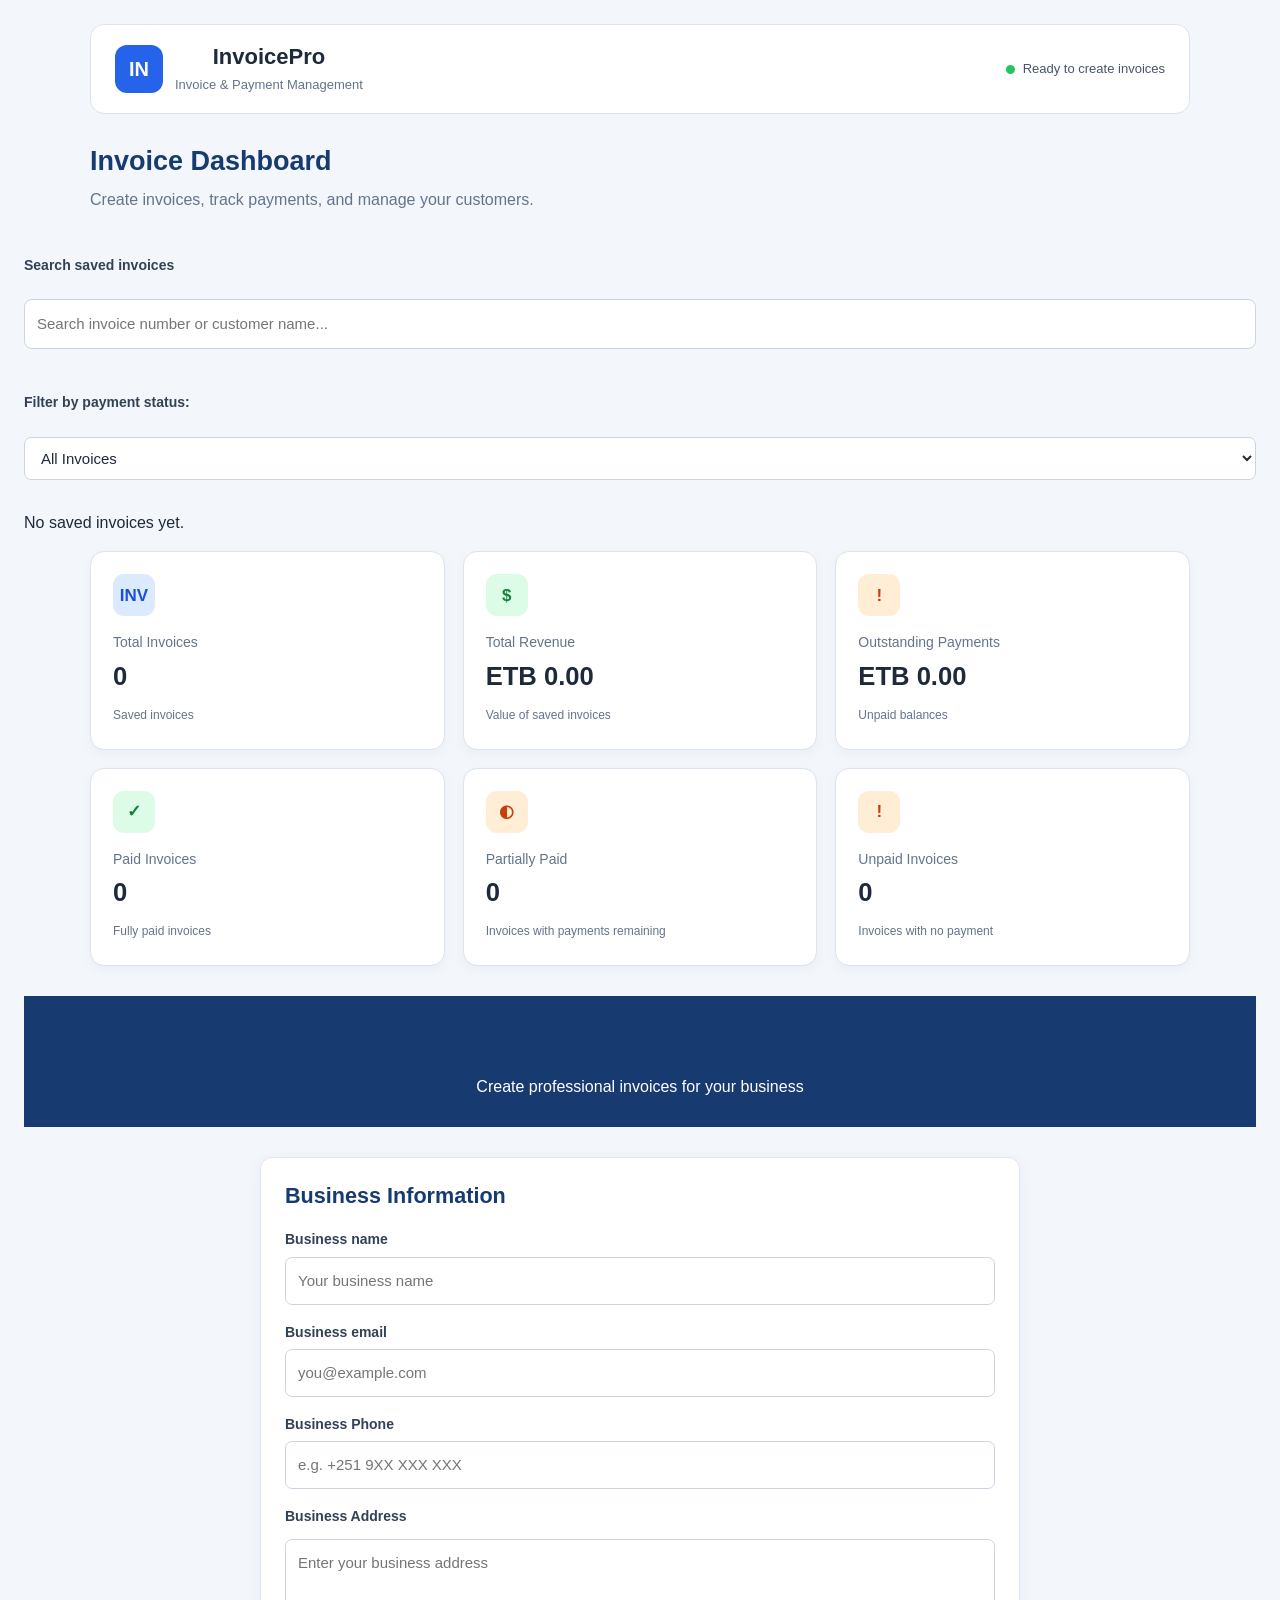
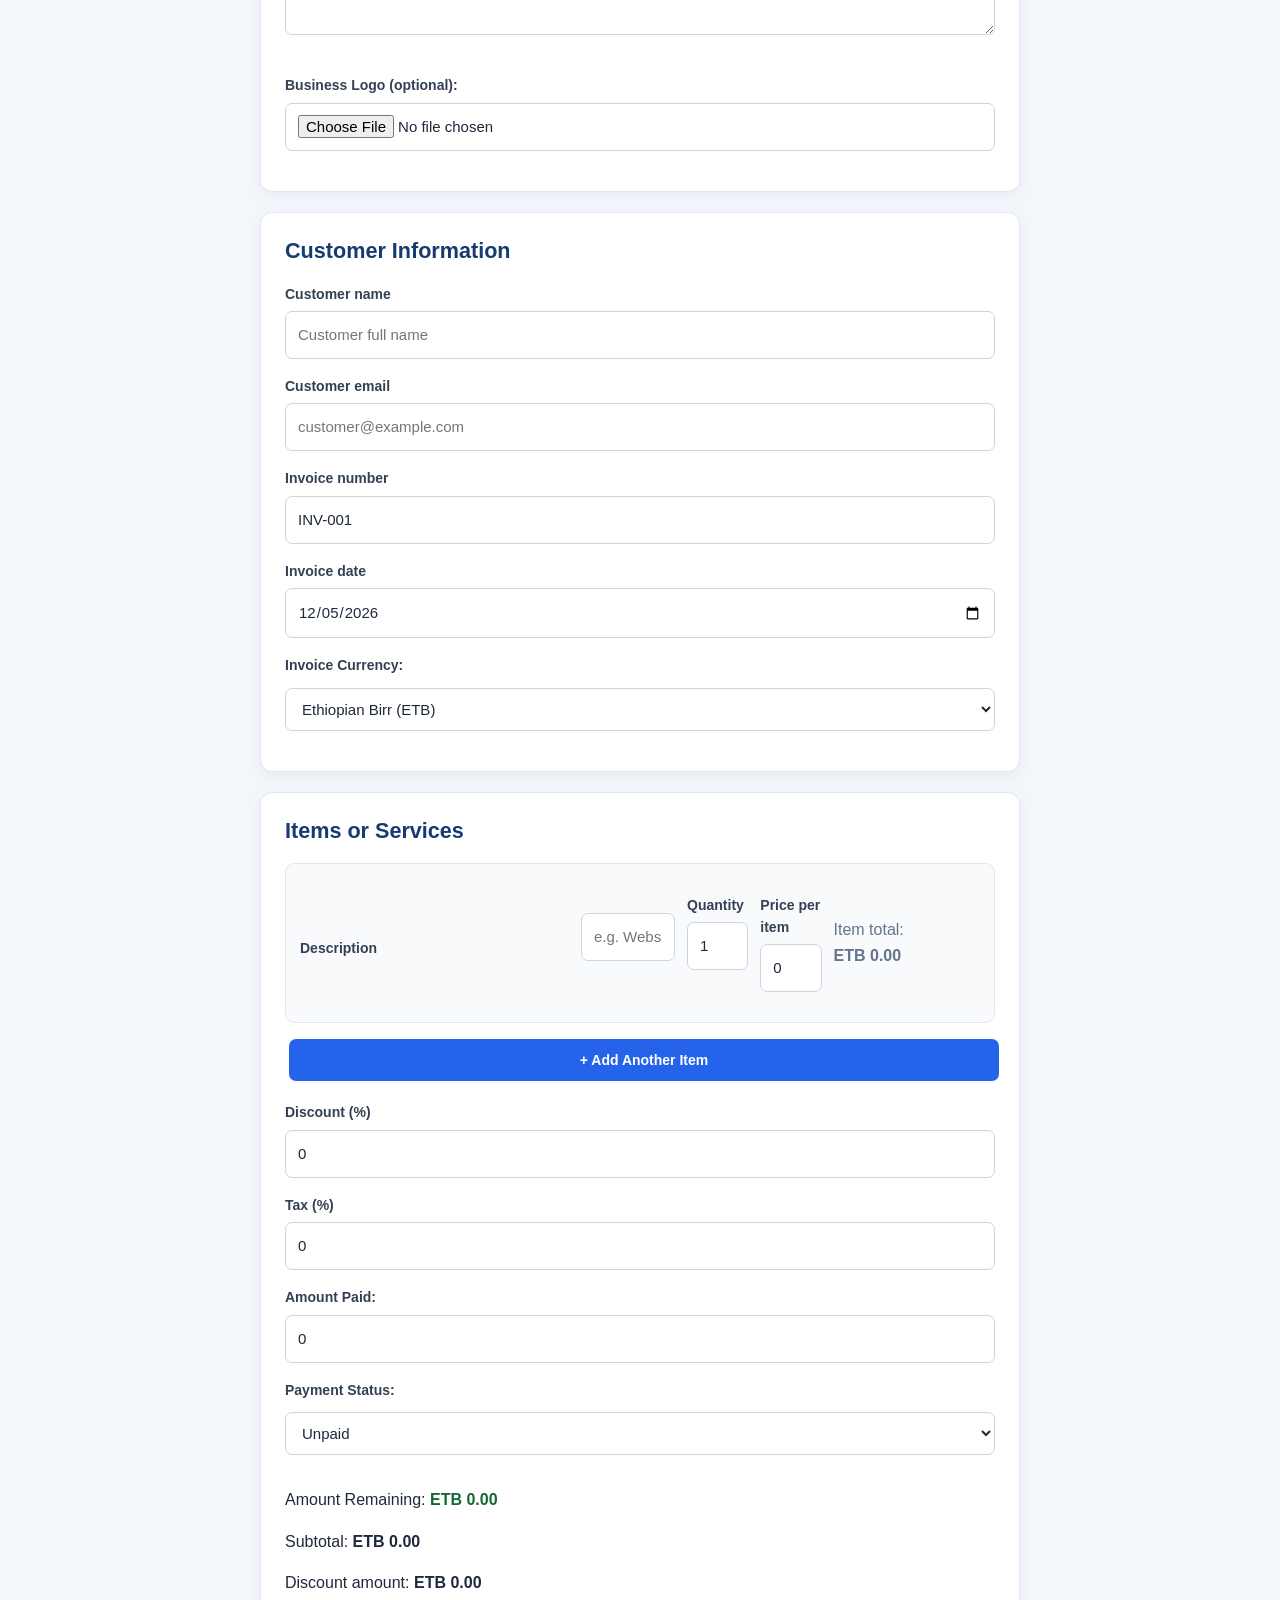
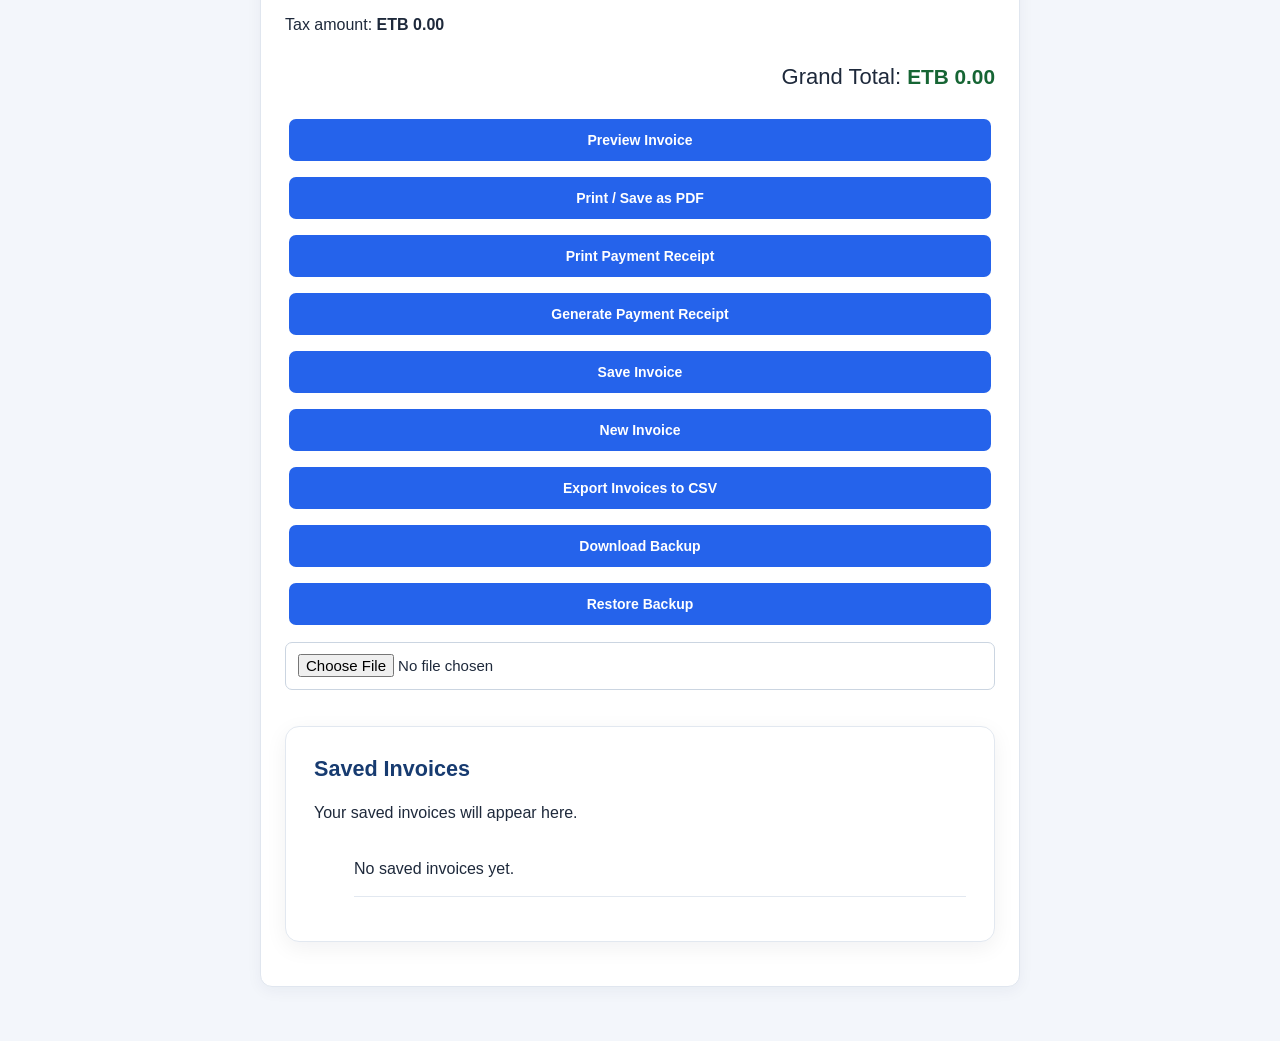
<file: index.html>
<!DOCTYPE html>
<html lang="en">
<head>
  <meta charset="UTF-8">
  <meta name="viewport" content="width=device-width, initial-scale=1.0">
  <title>InvoicePro</title>
  <meta http-equiv="refresh" content="0; url=frontend/index.html">
</head>
<body>
  <p>Opening InvoicePro... <a href="frontend/index.html">Click here</a> if it does not open.</p>
</body>
</html>
</file>
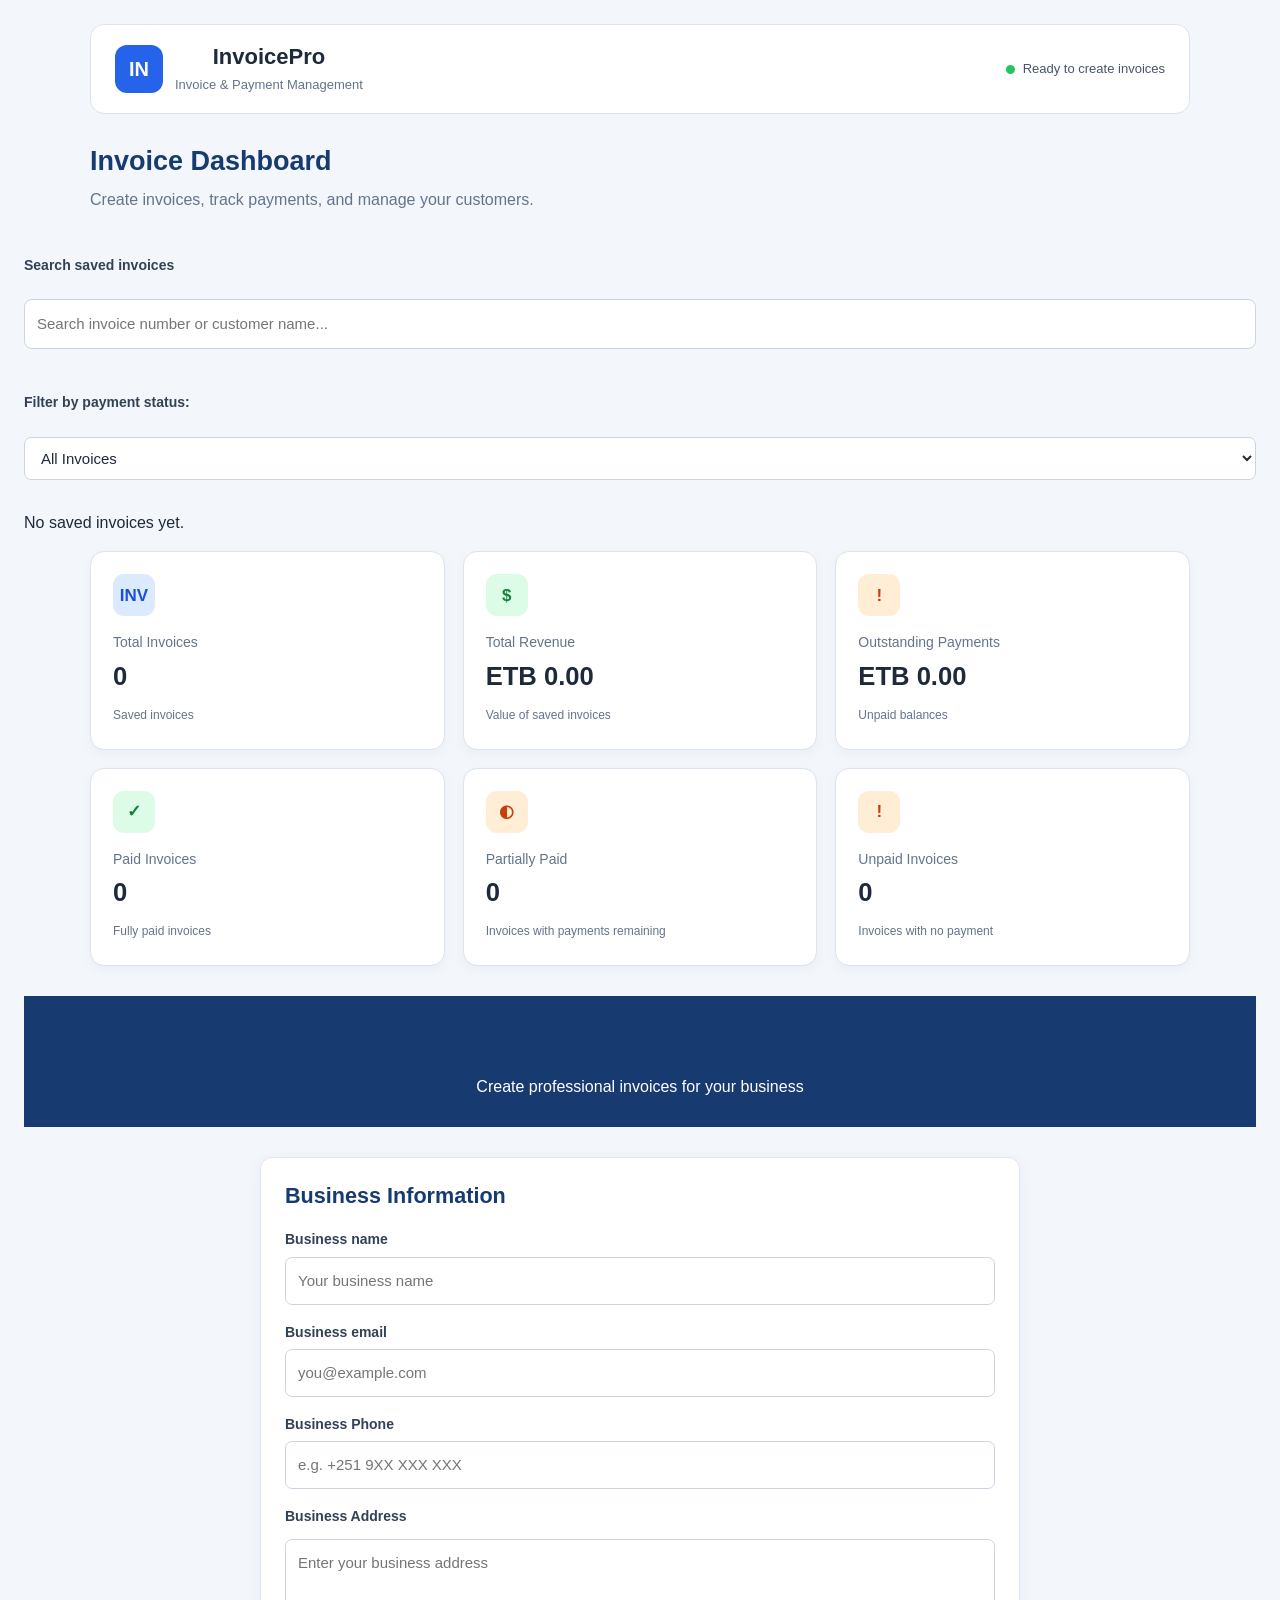
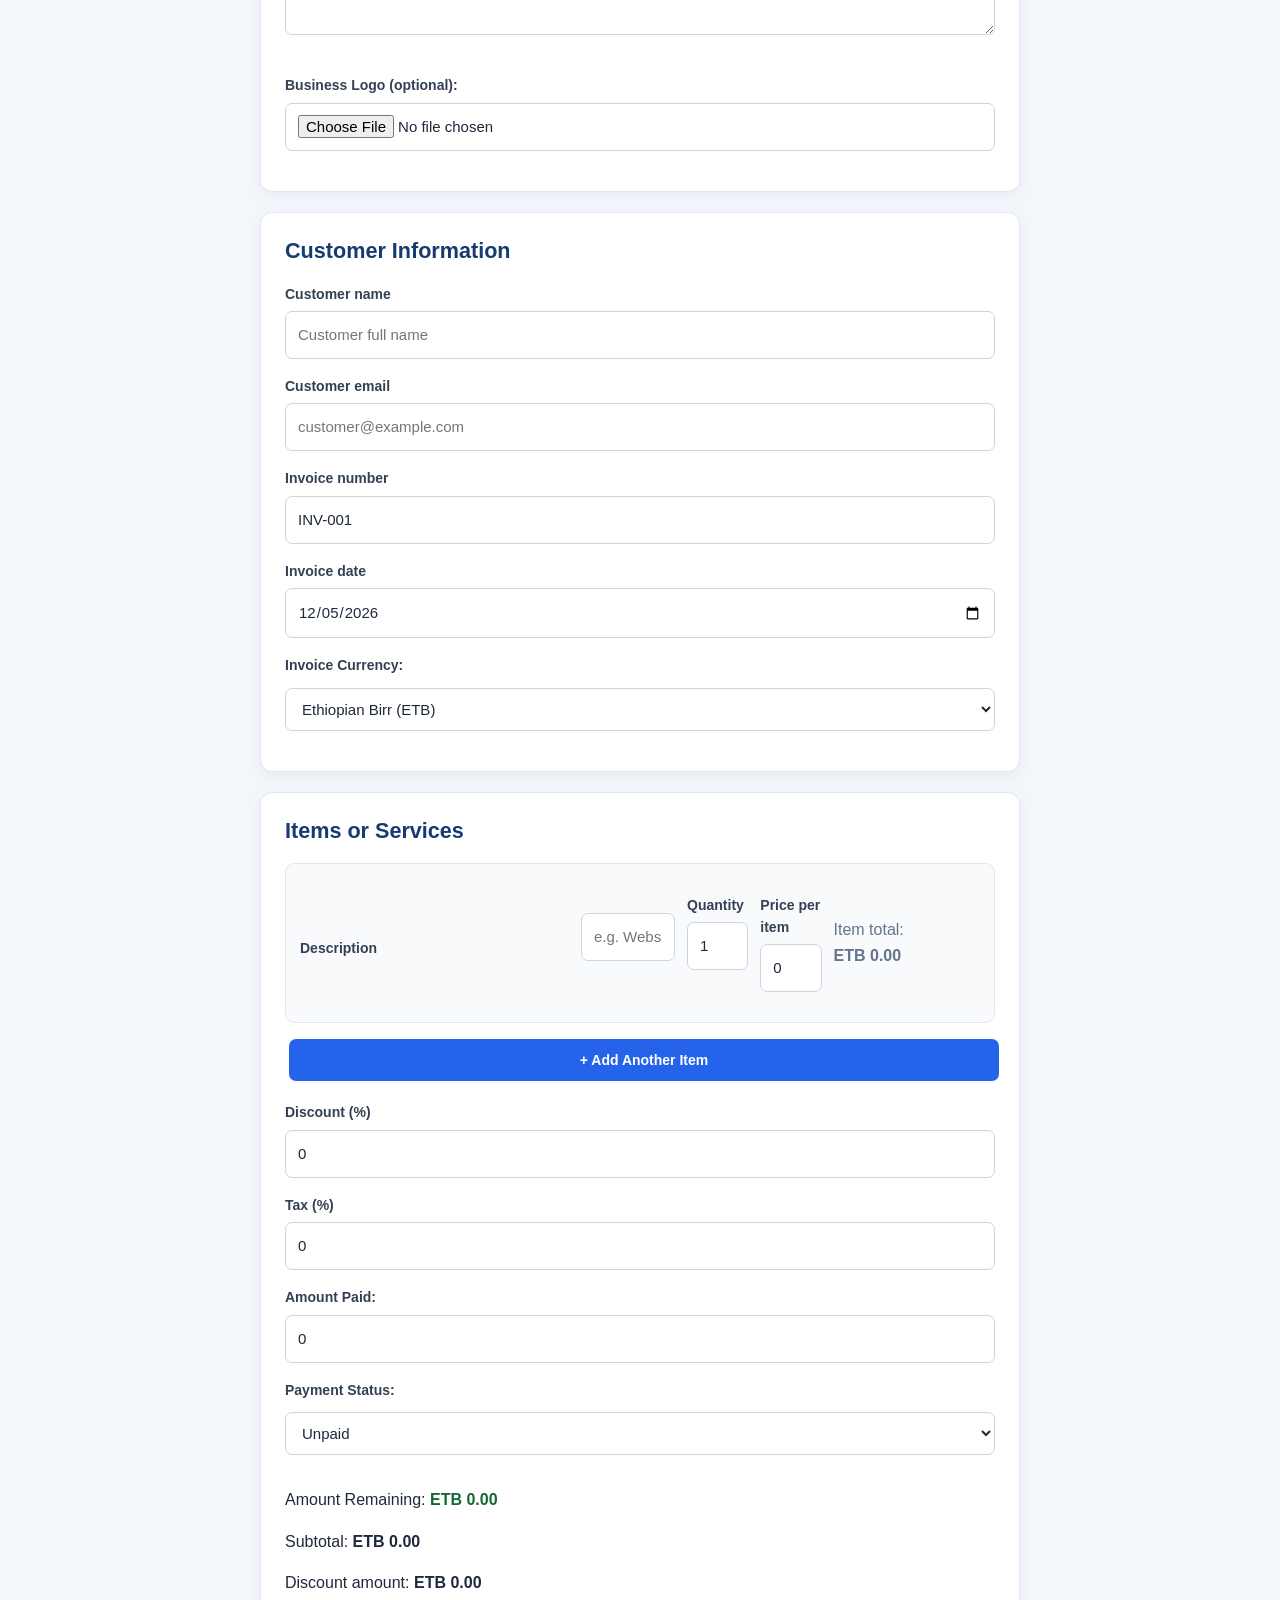
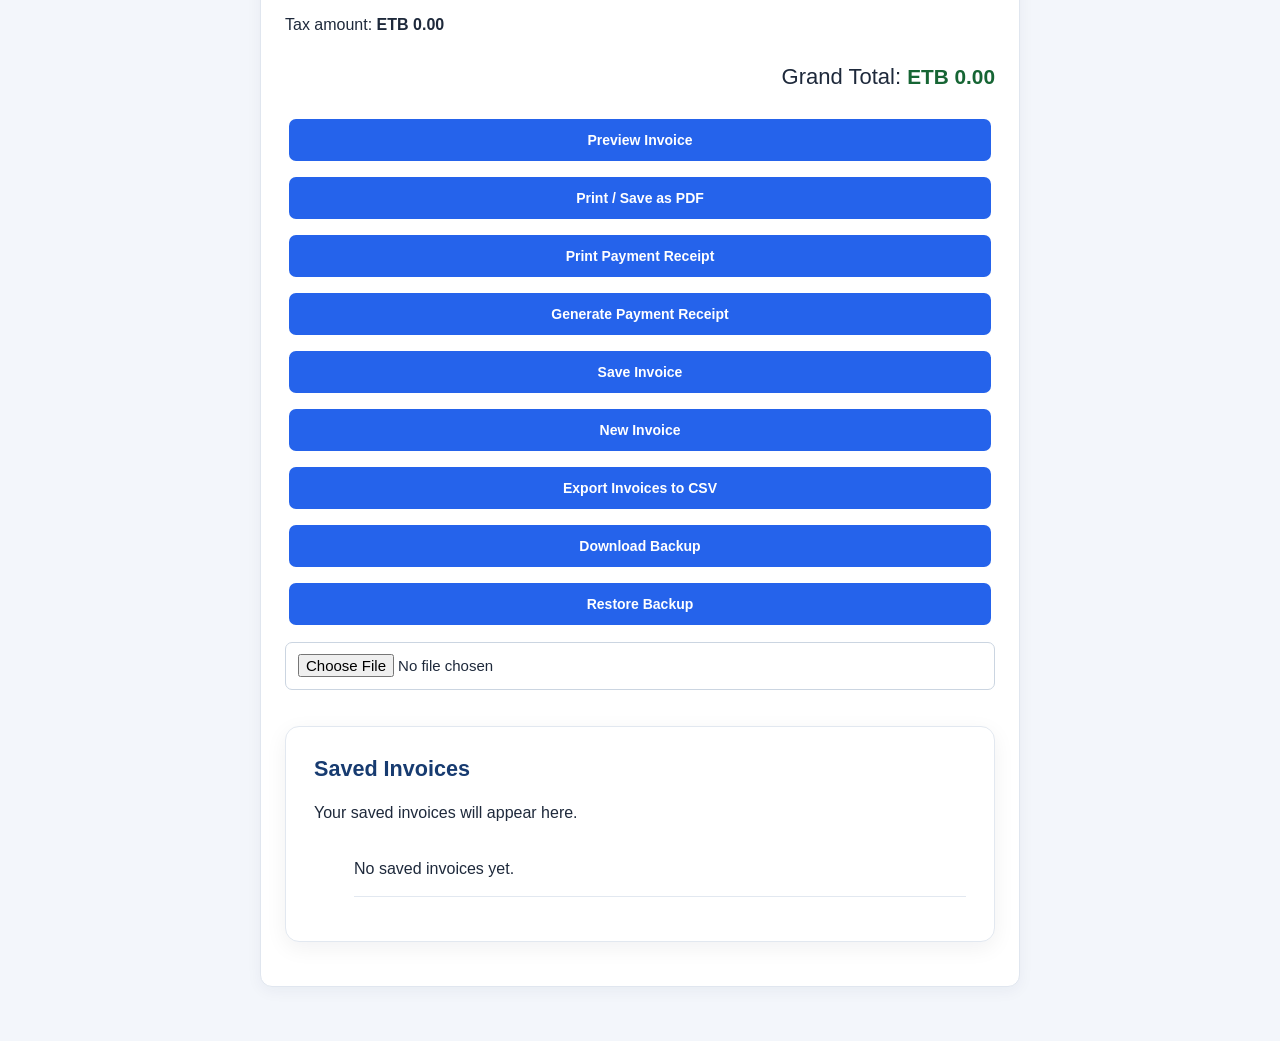
<file: frontend/index.html>
<!DOCTYPE html>
  <html lang="en">
  <head>
    <meta charset="UTF-8">
    <meta name="viewport" content="width=device-width, initial-scale=1.0">
    <title>InvoicePro - Invoice & Receipt Generator</title>
    <link rel="stylesheet" href="style.css">
  </head>
  <body>

    <header class="app-header">
      <div class="brand">
        <div class="brand-icon">IN</div>
        <div>
          <h1>InvoicePro</h1>
          <p>Invoice &amp; Payment Management</p>
        </div>
      </div>

      <div class="header-status">
        <span class="status-dot"></span>
        Ready to create invoices
      </div>
    </header>

    <section class="dashboard-welcome">
      <div>
        <h2>Invoice Dashboard</h2>
        <p>Create invoices, track payments, and manage your customers.</p>
      </div>
    </section>

    
<div class="invoice-search">
  <label for="invoiceSearch">Search saved invoices</label>

  <input
    type="search"
    id="invoiceSearch"
    placeholder="Search invoice number or customer name..."
    autocomplete="off"
  >

  <label for="statusFilter">Filter by payment status:</label>

  <select id="statusFilter">
    <option value="all">All Invoices</option>
    <option value="Paid">Paid</option>
    <option value="Partially Paid">Partially Paid</option>
    <option value="Unpaid">Unpaid</option>
  </select>

  <p id="invoiceSearchMessage" role="status" aria-live="polite"></p>

  <ul id="searchResultsList" class="search-results"></ul>
</div>


    <!-- Dashboard summary: each card appears only once -->
    <section class="summary-cards">

      <article class="summary-card">
        <div class="summary-icon blue">INV</div>
        <p>Total Invoices</p>
        <h3 id="dashboardInvoiceCount">0</h3>
        <span>Saved invoices</span>
      </article>

      <article class="summary-card">
        <div class="summary-icon green">$</div>
        <p>Total Revenue</p>
        <h3 id="dashboardRevenue">ETB 0.00</h3>
        <span>Value of saved invoices</span>
      </article>

      <article class="summary-card">
        <div class="summary-icon orange">!</div>
        <p>Outstanding Payments</p>
        <h3 id="dashboardOutstanding">ETB 0.00</h3>
        <span>Unpaid balances</span>
      </article>

      <article class="summary-card">
        <div class="summary-icon green">✓</div>
        <p>Paid Invoices</p>
        <h3 id="dashboardPaidCount">0</h3>
        <span>Fully paid invoices</span>
      </article>

      <article class="summary-card">
        <div class="summary-icon orange">◐</div>
        <p>Partially Paid</p>
        <h3 id="dashboardPartialCount">0</h3>
        <span>Invoices with payments remaining</span>
      </article>

      <article class="summary-card">
        <div class="summary-icon orange">!</div>
        <p>Unpaid Invoices</p>
        <h3 id="dashboardUnpaidCount">0</h3>
        <span>Invoices with no payment</span>
      </article>

    </section>
    <!-- End dashboard summary -->

    <header class="topbar">
      <h1>Invoice Generator</h1>
      <p>Create professional invoices for your business</p>
    </header>

    <main class="container">

      <section class="card">
        <h2>Business Information</h2>

        <label for="business">Business name</label>
        <input id="business" type="text" placeholder="Your business name">

        <label for="businessEmail">Business email</label>
        <input id="businessEmail" type="email" placeholder="you@example.com">
<label for="businessPhone">Business Phone</label>
<input
  id="businessPhone"
  type="tel"
  placeholder="e.g. +251 9XX XXX XXX"
>

<label for="businessAddress">Business Address</label>
<textarea
  id="businessAddress"
  placeholder="Enter your business address"
  rows="3"
></textarea>
        <div class="form-group">
          <label for="businessLogo">Business Logo (optional):</label>
          <input
            type="file"
            id="businessLogo"
            accept="image/png,image/jpeg,image/webp"
          >
        </div>
      </section>

      <section class="card">
        <h2>Customer Information</h2>

        <label for="customer">Customer name</label>
        <input id="customer" type="text" placeholder="Customer full name">

        <label for="customerEmail">Customer email</label>
        <input id="customerEmail" type="email" placeholder="customer@example.com">

        <label for="invoiceNumber">Invoice number</label>
        <input id="invoiceNumber" type="text" value="INV-001">

        <label for="invoiceDate">Invoice date</label>
        <input id="invoiceDate" type="date">

        <div class="form-group">
          <label for="currency">Invoice Currency:</label>
          <select id="currency">
            <option value="ETB">Ethiopian Birr (ETB)</option>
            <option value="USD">US Dollar (USD)</option>
            <option value="EUR">Euro (EUR)</option>
            <option value="GBP">British Pound (GBP)</option>
          </select>
        </div>
      </section>

      <section class="card">
        <h2>Items or Services</h2>

        <div id="itemsContainer">
          <div class="invoice-item">
            <label>Description</label>
            <input
              class="item-description"
              type="text"
              placeholder="e.g. Website design"
            >

            <div class="two-columns">
              <div>
                <label>Quantity</label>
                <input
                  class="item-quantity"
                  type="number"
                  min="1"
                  value="1"
                >
              </div>

              <div>
                <label>Price per item</label>
                <input
                  class="item-price"
                  type="number"
                  min="0"
                  step="0.01"
                  value="0"
                >
              </div>
            </div>

            <p>Item total: <strong class="item-total">0.00</strong></p>
          </div>
        </div>

        <button id="addItemButton" type="button">
          + Add Another Item
        </button>

        <div class="adjustments">
          <label for="discount">Discount (%)</label>
          <input
            id="discount"
            type="number"
            min="0"
            max="100"
            step="0.01"
            value="0"
          >

          <label for="tax">Tax (%)</label>
          <input
            id="tax"
            type="number"
            min="0"
            max="100"
            step="0.01"
            value="0"
          >
        </div>

        <div class="form-group">
          <label for="amountPaid">Amount Paid:</label>
          <input
            type="number"
            id="amountPaid"
            min="0"
            step="0.01"
            value="0"
          >
        </div>

        <div class="form-group">
          <label for="paymentStatus">Payment Status:</label>
          <select id="paymentStatus">
            <option value="unpaid">Unpaid</option>
            <option value="partial">Partially Paid</option>
            <option value="paid">Paid</option>
          </select>
        </div>

        <p>Amount Remaining: <strong id="amountRemaining">0.00</strong></p>
        <p>Subtotal: <strong id="subtotal">0.00</strong></p>
        <p>Discount amount: <strong id="discountAmount">0.00</strong></p>
        <p>Tax amount: <strong id="taxAmount">0.00</strong></p>

        <p class="total">
          Grand Total: <strong id="total">0.00</strong>
        </p>

        <div class="action-buttons">
          <button id="previewButton" type="button">Preview Invoice</button>

          <button id="printButton" type="button">Print / Save as PDF</button>
           <button type="button" id="printReceiptButton">
            Print Payment Receipt
          </button>
          <button id="receiptButton" type="button">
            Generate Payment Receipt
          </button>

          <button id="saveInvoiceButton" type="button">Save Invoice</button>

          <button type="button" id="clearFormBtn">New Invoice</button>

          <button type="button" id="exportInvoicesButton">
            Export Invoices to CSV
          </button>
          <button type="button" id="backupInvoicesBtn">
    Download Backup
  </button>

  <button type="button" id="restoreInvoicesBtn">
    Restore Backup
  </button>

  <input
    type="file"
    id="restoreInvoicesFile"
    accept=".json,application/json"
    hidden
  />
        </div>

        <section id="savedInvoicesSection">
          <h2>Saved Invoices</h2>
          <p id="savedInvoicesMessage">
            Your saved invoices will appear here.
          </p>
          <ul id="savedInvoicesList"></ul>
          <div id="loadInvoiceContainer"></div>
        </section>

        <p id="message" role="status"></p>
      </section>

    </main>

    <script src="script.js"></script>
  </body>
  </html>
</file>
<file: frontend/style.css>
.invoice-header {
  display: flex;
  justify-content: space-between;
  align-items: flex-start;
  gap: 20px;
  margin-bottom: 25px;
  padding-bottom: 15px;
  border-bottom: 2px solid #333;
}

.invoice-header h1 {
  margin: 0 0 5px;
  font-size: 28px;
}

.invoice-header p {
  margin: 0;
  color: #666;
}

.invoice-number {
  text-align: right;
  overflow-wrap: anywhere;
}

@media (max-width: 600px) {
  .invoice-header {
    flex-direction: column;
  }

  .invoice-number {
    text-align: left;
  }
}
/* Search results directly below the search controls */
.invoice-search {
  display: flex;
  flex-direction: column;
  gap: 10px;
}

#invoiceSearch,
#statusFilter {
  width: 100%;
  max-width: 100%;
  box-sizing: border-box;
}

#invoiceSearchMessage {
  margin: 4px 0 0;
}

#searchResultsList {
  list-style: none;
  padding: 0;
  margin: 0;
}

#searchResultsList:empty {
  display: none;
}

#searchResultsList li {
  padding: 12px;
  margin-bottom: 8px;
  border: 1px solid #ddd;
  border-radius: 8px;
  overflow-wrap: anywhere;
}

/* ==========================================
   InvoicePro - Mobile Responsiveness
   ========================================== */

/* Prevent unexpected horizontal overflow */
*,
*::before,
*::after {
  box-sizing: border-box;
}

html,
body {
  max-width: 100%;
  overflow-wrap: break-word;
}

img {
  max-width: 100%;
  height: auto;
}

/* Make form fields fit their containers */
input,
select,
textarea {
  max-width: 100%;
  min-width: 0;
  font: inherit;
}

button {
  max-width: 100%;
  min-height: 42px;
  overflow-wrap: anywhere;
  cursor: pointer;
}

/* Keep invoice sections inside the page */
.container,
#itemsContainer,
.invoice-item,
#savedInvoicesList,
#invoiceList,
#savedInvoices {
  min-width: 0;
  max-width: 100%;
}

/* Allow invoice actions to wrap onto new lines */
#savedInvoicesList li,
#invoiceList li,
#savedInvoices li {
  min-width: 0;
  overflow-wrap: anywhere;
}

#savedInvoicesList li button,
#invoiceList li button,
#savedInvoices li button {
  margin: 5px 4px 5px 0;
}

/* Tablet and smaller screens */
@media (max-width: 768px) {
  .container {
    width: 100%;
    padding-left: 16px;
    padding-right: 16px;
  }

  button {
    padding: 10px 14px;
  }

  .invoice-item .two-columns {
    gap: 10px;
  }
}

/* Mobile phones */
@media (max-width: 600px) {
  body {
    font-size: 15px;
  }

  h1 {
    font-size: 26px;
  }

  h2 {
    font-size: 21px;
  }

  .container {
    padding-left: 12px;
    padding-right: 12px;
  }

  /* Stack quantity and price fields */
  .invoice-item .two-columns {
    grid-template-columns: minmax(0, 1fr);
    gap: 8px;
  }

  .invoice-item input,
  input,
  select,
  textarea {
    width: 100%;
  }

  /* Make buttons easier to tap */
  button {
    min-height: 44px;
  }

  /* Keep dashboard cards in one column */
  .summary-cards {
    grid-template-columns: minmax(0, 1fr);
  }

  /* Prevent long invoice information from overflowing */
  #savedInvoicesList li,
  #invoiceList li,
  #savedInvoices li {
    padding: 12px 8px;
    line-height: 1.8;
  }

  #savedInvoicesList li button,
  #invoiceList li button,
  #savedInvoices li button {
    margin: 5px 4px 5px 0;
  }

  /* Keep search controls easy to use */
  .invoice-search input,
  .invoice-search select {
    width: 100%;
    max-width: 100%;
  }
}

/* Fix invoice item inputs overflowing their boxes */
#itemsContainer,
.invoice-item,
.invoice-item .two-columns,
.invoice-item .two-columns > div {
  min-width: 0;
  box-sizing: border-box;
}

.invoice-item input,
.invoice-item .item-description,
.invoice-item .item-quantity,
.invoice-item .item-price {
  display: block;
  width: 100%;
  max-width: 100%;
  min-width: 0;
  box-sizing: border-box;
}

.invoice-item .two-columns {
  display: grid;
  grid-template-columns: repeat(2, minmax(0, 1fr));
  gap: 12px;
  width: 100%;
}

/* InvoicePro dashboard responsive layout */
.summary-cards {
  display: grid;
  grid-template-columns: repeat(3, minmax(0, 1fr));
  gap: 20px;
  width: 100%;
  box-sizing: border-box;
}

.summary-card {
  min-width: 0;
  box-sizing: border-box;
  overflow-wrap: anywhere;
}

/* Tablets */
@media (max-width: 900px) {
  .summary-cards {
    grid-template-columns: repeat(2, minmax(0, 1fr));
    gap: 16px;
  }
}

/* Mobile phones */
@media (max-width: 600px) {
  .summary-cards {
    grid-template-columns: 1fr;
    gap: 12px;
  }

  .summary-card {
    width: 100%;
  }

  .dashboard-welcome,
  .invoice-search,
  .container {
    max-width: 100%;
    box-sizing: border-box;
  }

  .invoice-search input,
  .invoice-search select {
    width: 100%;
    max-width: 100%;
    box-sizing: border-box;
  }
}

.invoice-search {
  margin: 16px 0;
}

.invoice-search label {
  display: block;
  margin-bottom: 8px;
  font-weight: 600;
}

.invoice-search input {
  width: 100%;
  max-width: 450px;
  padding: 12px;
  border: 1px solid #cbd5e1;
  border-radius: 8px;
  font-size: 15px;
  box-sizing: border-box;
}

.invoice-search input:focus {
  outline: 2px solid #2563eb;
  border-color: #2563eb;
}

.status-badge {
  display: inline-block;
  padding: 5px 10px;
  border-radius: 20px;
  font-size: 12px;
  font-weight: bold;
  margin: 5px;
}

.status-badge.paid {
  background: #dcfce7;
  color: #166534;
}

.status-badge.partially-paid {
  background: #fef3c7;
  color: #92400e;
}

.status-badge.unpaid {
  background: #fee2e2;
  color: #991b1b;
}

/* DASHBOARD SUMMARY CARDS */

.summary-cards {
  max-width: 1100px;
  margin: 0 auto 30px;
  display: grid;
  grid-template-columns: repeat(3, minmax(0, 1fr));
  gap: 18px;
}

.summary-card {
  min-width: 0;
  padding: 22px;
  background: #ffffff;
  border: 1px solid #dbe3ee;
  border-radius: 14px;
  box-shadow: 0 4px 12px rgba(15, 23, 42, 0.04);
}

.summary-card p {
  margin: 15px 0 6px;
  color: #64748b;
  font-size: 14px;
}

.summary-card h3 {
  margin: 0 0 8px;
  font-size: clamp(18px, 2vw, 27px);
  overflow-wrap: anywhere;
}

.summary-card span {
  color: #64748b;
  font-size: 12px;
}

.summary-icon {
  width: 42px;
  height: 42px;
  display: grid;
  place-items: center;
  border-radius: 11px;
  font-size: 17px;
  font-weight: 800;
}

.summary-icon.blue {
  background: #dbeafe;
  color: #1d4ed8;
}

.summary-icon.green {
  background: #dcfce7;
  color: #15803d;
}

.summary-icon.orange {
  background: #ffedd5;
  color: #c2410c;
}

@media (max-width: 700px) {
  .summary-cards {
    grid-template-columns: 1fr;
    gap: 12px;
  }

  .summary-card {
    padding: 17px;
  }
}

/* PROFESSIONAL DASHBOARD HEADER */

.app-header {
  display: flex;
  align-items: center;
  justify-content: space-between;
  gap: 20px;
  max-width: 1100px;
  margin: 0 auto 30px;
  padding: 18px 24px;
  background: #ffffff;
  border: 1px solid #dbe3ee;
  border-radius: 14px;
}

.brand {
  display: flex;
  align-items: center;
  gap: 12px;
}

.brand-icon {
  display: grid;
  place-items: center;
  width: 48px;
  height: 48px;
  border-radius: 12px;
  background: #2563eb;
  color: white;
  font-size: 20px;
  font-weight: 800;
}

.brand h1 {
  margin: 0;
  font-size: 22px;
  color: #1e293b;
}

.brand p {
  margin: 3px 0 0;
  color: #64748b;
  font-size: 13px;
}

.header-status {
  display: flex;
  align-items: center;
  gap: 8px;
  color: #475569;
  font-size: 13px;
}

.status-dot {
  width: 9px;
  height: 9px;
  border-radius: 50%;
  background: #22c55e;
}

.dashboard-welcome {
  max-width: 1100px;
  margin: 0 auto 25px;
}

.dashboard-welcome h2 {
  margin: 0 0 8px;
  font-size: 27px;
}

.dashboard-welcome p {
  margin: 0;
  color: #64748b;
}

@media (max-width: 600px) {
  .app-header {
    align-items: flex-start;
    flex-direction: column;
    padding: 16px;
  }

  .dashboard-welcome h2 {
    font-size: 23px;
  }
}

/* ==================================
   PROFESSIONAL INVOICE DESIGN
================================== */

:root {
  --primary: #2563eb;
  --primary-dark: #1d4ed8;
  --background: #f1f5f9;
  --surface: #ffffff;
  --text: #1e293b;
  --muted: #64748b;
  --border: #dbe3ee;
  --radius: 12px;
}

body {
  background: var(--background);
  color: var(--text);
  font-family: Arial, Helvetica, sans-serif;
  line-height: 1.6;
  margin: 0;
  padding: 24px;
}

h1, h2, h3 {
  color: var(--text);
  line-height: 1.3;
}

h1 {
  font-size: 2rem;
  margin-bottom: 8px;
}

h2 {
  font-size: 1.35rem;
  margin-top: 28px;
}

input, select, textarea {
  box-sizing: border-box;
  width: 100%;
  padding: 11px 12px;
  border: 1px solid var(--border);
  border-radius: 8px;
  background: white;
  color: var(--text);
  font: inherit;
  margin-top: 5px;
  margin-bottom: 14px;
}

input:focus, select:focus, textarea:focus {
  outline: 2px solid #bfdbfe;
  border-color: var(--primary);
}

button {
  border: none;
  border-radius: 8px;
  padding: 11px 16px;
  margin: 5px 5px 5px 0;
  background: var(--primary);
  color: white;
  font-weight: 600;
  cursor: pointer;
  transition: background 0.2s ease, transform 0.2s ease;
}

button:hover {
  background: var(--primary-dark);
  transform: translateY(-1px);
}

button:focus-visible {
  outline: 3px solid #93c5fd;
  outline-offset: 2px;
}

.invoice-item {
  background: var(--surface);
  border: 1px solid var(--border);
  border-radius: var(--radius);
  padding: 18px;
  margin: 16px 0;
}

.invoice-item p {
  color: var(--muted);
}

#subtotal,
#discountAmount,
#taxAmount,
#total,
#amountRemaining {
  font-weight: 700;
}

#total {
  color: var(--primary);
  font-size: 1.3rem;
}

#savedInvoicesSection {
  margin-top: 30px;
  padding: 20px;
  background: var(--surface);
  border: 1px solid var(--border);
  border-radius: var(--radius);
}

#savedInvoicesList li {
  padding: 12px 0;
  border-bottom: 1px solid var(--border);
}

#message {
  color: #15803d;
  font-weight: 600;
  margin-top: 12px;
}

@media (max-width: 600px) {
  body {
    padding: 12px;
  }

  h1 {
    font-size: 1.6rem;
  }

  .invoice-item {
    padding: 12px;
  }

  button {
    max-width: 100%;
  }
}
.action-buttons {
  display: grid;
  grid-template-columns: 1fr 1fr;
  gap: 12px;
}

@media (max-width: 500px) {
  .action-buttons {
    grid-template-columns: 1fr;
  }
}

.invoice-item {
  padding: 12px 0;
}

.invoice-item hr {
  border: 0;
  border-top: 1px solid #e0e6ef;
  margin: 18px 0;
}

.remove-item {
  background: #b42318;
  margin-top: 8px;
}

.remove-item:hover {
  background: #8f1c13;
}

* {
  box-sizing: border-box;
}

body {
  margin: 0;
  font-family: Arial, sans-serif;
  background: #f3f6fb;
  color: #243047;
}

.topbar {
  background: #173b70;
  color: white;
  padding: 28px 20px;
  text-align: center;
}

.topbar h1 {
  margin: 0 0 8px;
}

.topbar p {
  margin: 0;
}

.container {
  width: min(760px, 92%);
  margin: 30px auto;
}

.card {
  background: white;
  padding: 24px;
  margin-bottom: 20px;
  border: 1px solid #e0e6ef;
  border-radius: 12px;
  box-shadow: 0 4px 15px rgba(25, 45, 80, 0.05);
}

.card h2 {
  margin-top: 0;
  color: #173b70;
}

label {
  display: block;
  margin: 16px 0 7px;
  font-weight: bold;
  font-size: 14px;
}

input {
  display: block;
  width: 100%;
  padding: 12px;
  border: 1px solid #cbd5e1;
  border-radius: 7px;
  font-size: 16px;
}

input:focus {
  outline: 2px solid #8ab5f5;
  border-color: #2864b7;
}

.two-columns {
  display: grid;
  grid-template-columns: 1fr 1fr;
  gap: 16px;
}

button {
  width: 100%;
  margin-top: 22px;
  padding: 13px;
  border: 0;
  border-radius: 7px;
  background: #2363bb;
  color: white;
  font-size: 16px;
  font-weight: bold;
  cursor: pointer;
}

button:hover {
  background: #174b91;
}

.total {
  text-align: right;
  font-size: 22px;
  margin-bottom: 0;
}

#message {
  color: #17623a;
}

@media (max-width: 500px) {
  .two-columns {
    grid-template-columns: 1fr;
    gap: 0;
  }

  .card {
    padding: 18px;
  }
}

.invoice-item {
  padding: 12px 0;
}

.invoice-item hr {
  border: 0;
  border-top: 1px solid #e0e6ef;
  margin: 18px 0;
}

.remove-item {
  background: #b42318;
  margin-top: 8px;
}

.remove-item:hover {
  background: #8f1c13;
}

/* Professional invoice generator improvements */

body {
  background: #f3f6fb;
  color: #1e293b;
  font-family: Arial, Helvetica, sans-serif;
  line-height: 1.6;
}

h1 {
  text-align: center;
  color: #173b70;
  margin: 24px 0;
}

h2 {
  color: #173b70;
  margin-top: 28px;
}

form,
#savedInvoicesSection {
  max-width: 900px;
  margin: 20px auto;
  padding: 28px;
  background: #ffffff;
  border: 1px solid #e2e8f0;
  border-radius: 14px;
  box-shadow: 0 6px 22px rgba(15, 23, 42, 0.06);
}

label {
  display: block;
  margin-bottom: 6px;
  font-weight: 600;
  color: #334155;
}

input,
select,
textarea {
  box-sizing: border-box;
  width: 100%;
  padding: 11px 12px;
  margin-bottom: 16px;
  border: 1px solid #cbd5e1;
  border-radius: 7px;
  background: #fff;
  color: #1e293b;
  font-size: 15px;
}

input:focus,
select:focus,
textarea:focus {
  outline: 2px solid #93c5fd;
  border-color: #2563eb;
}

.invoice-item {
  display: grid;
  grid-template-columns: minmax(180px, 2fr) minmax(80px, 0.7fr)
    minmax(110px, 1fr) minmax(100px, 1fr) auto;
  gap: 12px;
  align-items: center;
  margin-bottom: 12px;
  padding: 14px;
  border: 1px solid #e2e8f0;
  border-radius: 9px;
  background: #f8fafc;
}

button {
  padding: 11px 16px;
  margin: 4px;
  border: none;
  border-radius: 7px;
  background: #2563eb;
  color: #ffffff;
  font-size: 14px;
  font-weight: 600;
  cursor: pointer;
  transition: background 0.2s ease;
}

button:hover {
  background: #1d4ed8;
}

button:focus-visible {
  outline: 3px solid #93c5fd;
  outline-offset: 2px;
}

.remove-item {
  background: #dc2626;
}

.remove-item:hover {
  background: #b91c1c;
}

.action-buttons {
  display: flex;
  flex-wrap: wrap;
  gap: 8px;
  margin-top: 20px;
}

#savedInvoicesList li {
  display: flex;
  flex-wrap: wrap;
  align-items: center;
  gap: 8px;
  padding: 14px 0;
  border-bottom: 1px solid #e2e8f0;
}

#savedInvoicesList li span {
  flex: 1;
  min-width: 180px;
}

#total,
#amountRemaining {
  color: #166534;
  font-weight: 700;
}

@media (max-width: 700px) {
  form,
  #savedInvoicesSection {
    margin: 12px;
    padding: 16px;
  }

  .invoice-item {
    grid-template-columns: 1fr;
    gap: 4px;
  }

  .action-buttons {
    flex-direction: column;
  }

  .action-buttons button {
    width: 100%;
    margin: 0;
  }

  #savedInvoicesList li {
    align-items: stretch;
    flex-direction: column;
  }
}

/* Business logo */
.business-logo {
  display: block;
  max-width: 180px;
  max-height: 90px;
  width: auto;
  height: auto;
  object-fit: contain;
  margin: 0 0 16px;
}

@media print {
  .business-logo {
    max-width: 150px;
    max-height: 75px;
  }
}
</file>
